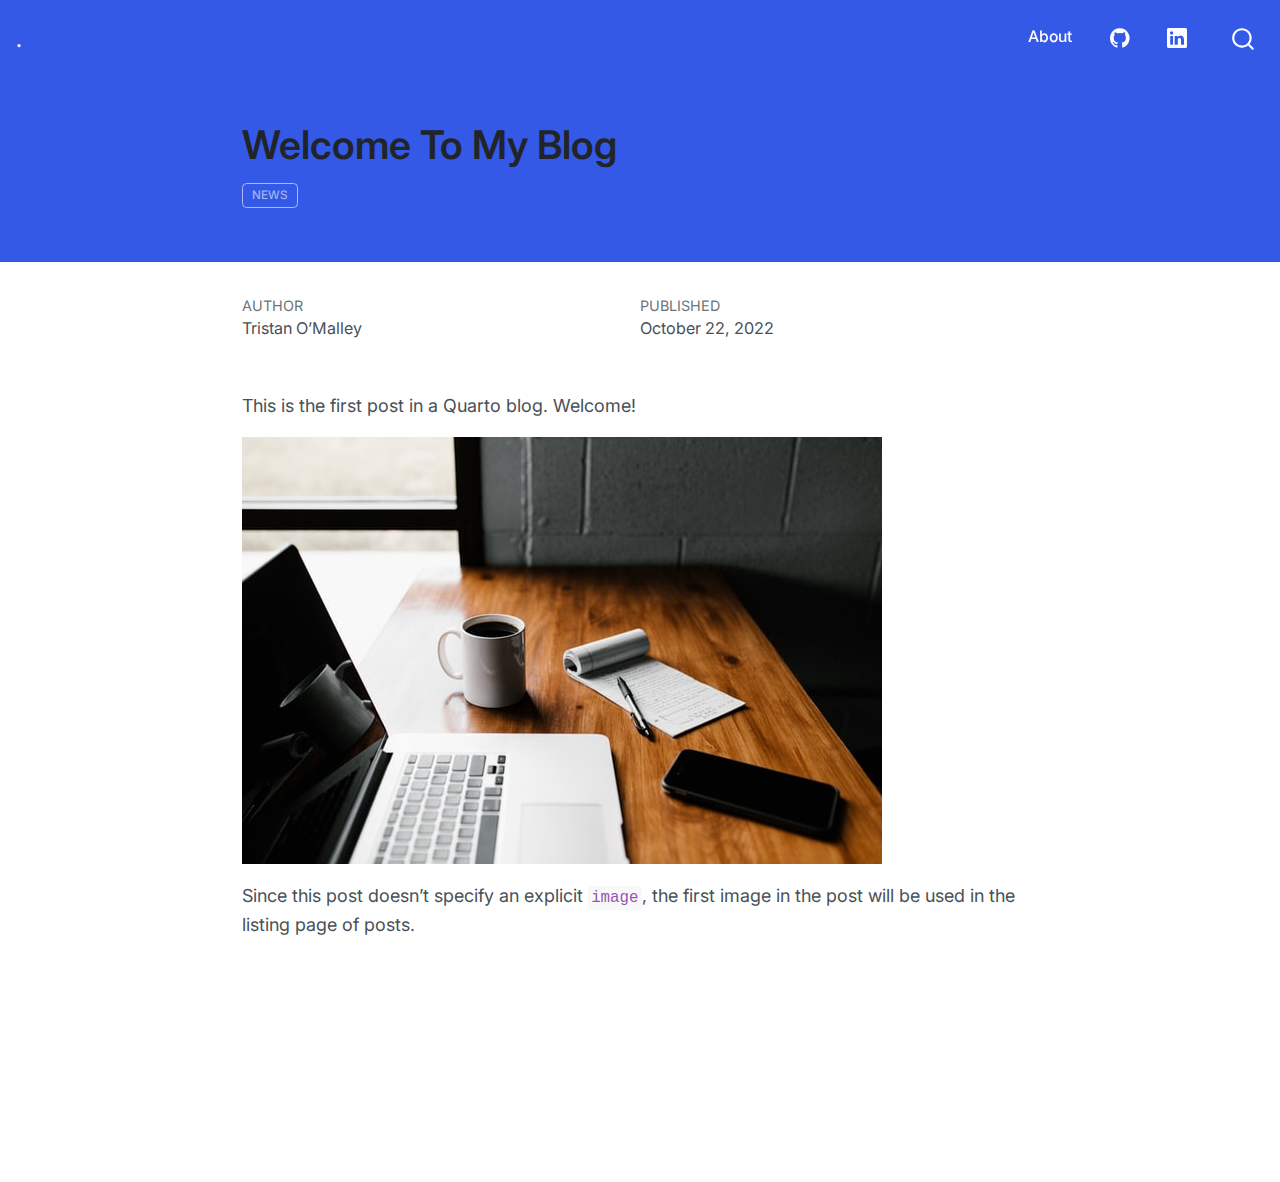
<file: docs/posts/welcome/index.html>
<!DOCTYPE html>
<html xmlns="http://www.w3.org/1999/xhtml" lang="en" xml:lang="en"><head>

<meta charset="utf-8">
<meta name="generator" content="quarto-1.2.242">

<meta name="viewport" content="width=device-width, initial-scale=1.0, user-scalable=yes">

<meta name="author" content="Tristan O’Malley">
<meta name="dcterms.date" content="2022-10-22">

<title>../.. - Welcome To My Blog</title>
<style>
code{white-space: pre-wrap;}
span.smallcaps{font-variant: small-caps;}
div.columns{display: flex; gap: min(4vw, 1.5em);}
div.column{flex: auto; overflow-x: auto;}
div.hanging-indent{margin-left: 1.5em; text-indent: -1.5em;}
ul.task-list{list-style: none;}
ul.task-list li input[type="checkbox"] {
  width: 0.8em;
  margin: 0 0.8em 0.2em -1.6em;
  vertical-align: middle;
}
</style>


<script src="../../site_libs/quarto-nav/quarto-nav.js"></script>
<script src="../../site_libs/quarto-nav/headroom.min.js"></script>
<script src="../../site_libs/clipboard/clipboard.min.js"></script>
<script src="../../site_libs/quarto-search/autocomplete.umd.js"></script>
<script src="../../site_libs/quarto-search/fuse.min.js"></script>
<script src="../../site_libs/quarto-search/quarto-search.js"></script>
<meta name="quarto:offset" content="../../">
<script src="../../site_libs/quarto-html/quarto.js"></script>
<script src="../../site_libs/quarto-html/popper.min.js"></script>
<script src="../../site_libs/quarto-html/tippy.umd.min.js"></script>
<script src="../../site_libs/quarto-html/anchor.min.js"></script>
<link href="../../site_libs/quarto-html/tippy.css" rel="stylesheet">
<link href="../../site_libs/quarto-html/quarto-syntax-highlighting.css" rel="stylesheet" id="quarto-text-highlighting-styles">
<script src="../../site_libs/bootstrap/bootstrap.min.js"></script>
<link href="../../site_libs/bootstrap/bootstrap-icons.css" rel="stylesheet">
<link href="../../site_libs/bootstrap/bootstrap.min.css" rel="stylesheet" id="quarto-bootstrap" data-mode="light">
<script id="quarto-search-options" type="application/json">{
  "location": "navbar",
  "copy-button": false,
  "collapse-after": 3,
  "panel-placement": "end",
  "type": "overlay",
  "limit": 20,
  "language": {
    "search-no-results-text": "No results",
    "search-matching-documents-text": "matching documents",
    "search-copy-link-title": "Copy link to search",
    "search-hide-matches-text": "Hide additional matches",
    "search-more-match-text": "more match in this document",
    "search-more-matches-text": "more matches in this document",
    "search-clear-button-title": "Clear",
    "search-detached-cancel-button-title": "Cancel",
    "search-submit-button-title": "Submit"
  }
}</script>


<link rel="stylesheet" href="../../styles.css">
</head>

<body class="nav-fixed fullcontent">

<div id="quarto-search-results"></div>
  <header id="quarto-header" class="headroom fixed-top">
    <nav class="navbar navbar-expand-lg navbar-dark ">
      <div class="navbar-container container-fluid">
      <div class="navbar-brand-container">
    <a class="navbar-brand" href="../../index.html">
    <span class="navbar-title">.</span>
    </a>
  </div>
          <button class="navbar-toggler" type="button" data-bs-toggle="collapse" data-bs-target="#navbarCollapse" aria-controls="navbarCollapse" aria-expanded="false" aria-label="Toggle navigation" onclick="if (window.quartoToggleHeadroom) { window.quartoToggleHeadroom(); }">
  <span class="navbar-toggler-icon"></span>
</button>
          <div class="collapse navbar-collapse" id="navbarCollapse">
            <ul class="navbar-nav navbar-nav-scroll ms-auto">
  <li class="nav-item">
    <a class="nav-link" href="../../about.html">
 <span class="menu-text">About</span></a>
  </li>  
  <li class="nav-item compact">
    <a class="nav-link" href="https://github.com/jgilbe14"><i class="bi bi-github" role="img">
</i> 
 <span class="menu-text"></span></a>
  </li>  
  <li class="nav-item compact">
    <a class="nav-link" href="https://www.linkedin.com/in/josiah-gilbert/"><i class="bi bi-linkedin" role="img">
</i> 
 <span class="menu-text"></span></a>
  </li>  
</ul>
              <div id="quarto-search" class="" title="Search"></div>
          </div> <!-- /navcollapse -->
      </div> <!-- /container-fluid -->
    </nav>
</header>
<!-- content -->
<header id="title-block-header" class="quarto-title-block default page-columns page-full">
  <div class="quarto-title-banner page-columns page-full">
    <div class="quarto-title column-body">
      <h1 class="title">Welcome To My Blog</h1>
                                <div class="quarto-categories">
                <div class="quarto-category">news</div>
              </div>
                  </div>
  </div>
    
  
  <div class="quarto-title-meta">

      <div>
      <div class="quarto-title-meta-heading">Author</div>
      <div class="quarto-title-meta-contents">
               <p>Tristan O’Malley </p>
            </div>
    </div>
      
      <div>
      <div class="quarto-title-meta-heading">Published</div>
      <div class="quarto-title-meta-contents">
        <p class="date">October 22, 2022</p>
      </div>
    </div>
    
      
    </div>
    
  
  </header><div id="quarto-content" class="quarto-container page-columns page-rows-contents page-layout-article page-navbar">
<!-- sidebar -->
<!-- margin-sidebar -->
    
<!-- main -->
<main class="content quarto-banner-title-block" id="quarto-document-content">




<p>This is the first post in a Quarto blog. Welcome!</p>
<p><img src="thumbnail.jpg" class="img-fluid"></p>
<p>Since this post doesn’t specify an explicit <code>image</code>, the first image in the post will be used in the listing page of posts.</p>



</main> <!-- /main -->
<script id="quarto-html-after-body" type="application/javascript">
window.document.addEventListener("DOMContentLoaded", function (event) {
  const toggleBodyColorMode = (bsSheetEl) => {
    const mode = bsSheetEl.getAttribute("data-mode");
    const bodyEl = window.document.querySelector("body");
    if (mode === "dark") {
      bodyEl.classList.add("quarto-dark");
      bodyEl.classList.remove("quarto-light");
    } else {
      bodyEl.classList.add("quarto-light");
      bodyEl.classList.remove("quarto-dark");
    }
  }
  const toggleBodyColorPrimary = () => {
    const bsSheetEl = window.document.querySelector("link#quarto-bootstrap");
    if (bsSheetEl) {
      toggleBodyColorMode(bsSheetEl);
    }
  }
  toggleBodyColorPrimary();  
  const icon = "";
  const anchorJS = new window.AnchorJS();
  anchorJS.options = {
    placement: 'right',
    icon: icon
  };
  anchorJS.add('.anchored');
  const clipboard = new window.ClipboardJS('.code-copy-button', {
    target: function(trigger) {
      return trigger.previousElementSibling;
    }
  });
  clipboard.on('success', function(e) {
    // button target
    const button = e.trigger;
    // don't keep focus
    button.blur();
    // flash "checked"
    button.classList.add('code-copy-button-checked');
    var currentTitle = button.getAttribute("title");
    button.setAttribute("title", "Copied!");
    let tooltip;
    if (window.bootstrap) {
      button.setAttribute("data-bs-toggle", "tooltip");
      button.setAttribute("data-bs-placement", "left");
      button.setAttribute("data-bs-title", "Copied!");
      tooltip = new bootstrap.Tooltip(button, 
        { trigger: "manual", 
          customClass: "code-copy-button-tooltip",
          offset: [0, -8]});
      tooltip.show();    
    }
    setTimeout(function() {
      if (tooltip) {
        tooltip.hide();
        button.removeAttribute("data-bs-title");
        button.removeAttribute("data-bs-toggle");
        button.removeAttribute("data-bs-placement");
      }
      button.setAttribute("title", currentTitle);
      button.classList.remove('code-copy-button-checked');
    }, 1000);
    // clear code selection
    e.clearSelection();
  });
  function tippyHover(el, contentFn) {
    const config = {
      allowHTML: true,
      content: contentFn,
      maxWidth: 500,
      delay: 100,
      arrow: false,
      appendTo: function(el) {
          return el.parentElement;
      },
      interactive: true,
      interactiveBorder: 10,
      theme: 'quarto',
      placement: 'bottom-start'
    };
    window.tippy(el, config); 
  }
  const noterefs = window.document.querySelectorAll('a[role="doc-noteref"]');
  for (var i=0; i<noterefs.length; i++) {
    const ref = noterefs[i];
    tippyHover(ref, function() {
      // use id or data attribute instead here
      let href = ref.getAttribute('data-footnote-href') || ref.getAttribute('href');
      try { href = new URL(href).hash; } catch {}
      const id = href.replace(/^#\/?/, "");
      const note = window.document.getElementById(id);
      return note.innerHTML;
    });
  }
  const findCites = (el) => {
    const parentEl = el.parentElement;
    if (parentEl) {
      const cites = parentEl.dataset.cites;
      if (cites) {
        return {
          el,
          cites: cites.split(' ')
        };
      } else {
        return findCites(el.parentElement)
      }
    } else {
      return undefined;
    }
  };
  var bibliorefs = window.document.querySelectorAll('a[role="doc-biblioref"]');
  for (var i=0; i<bibliorefs.length; i++) {
    const ref = bibliorefs[i];
    const citeInfo = findCites(ref);
    if (citeInfo) {
      tippyHover(citeInfo.el, function() {
        var popup = window.document.createElement('div');
        citeInfo.cites.forEach(function(cite) {
          var citeDiv = window.document.createElement('div');
          citeDiv.classList.add('hanging-indent');
          citeDiv.classList.add('csl-entry');
          var biblioDiv = window.document.getElementById('ref-' + cite);
          if (biblioDiv) {
            citeDiv.innerHTML = biblioDiv.innerHTML;
          }
          popup.appendChild(citeDiv);
        });
        return popup.innerHTML;
      });
    }
  }
});
</script>
</div> <!-- /content -->



</body></html>
</file>
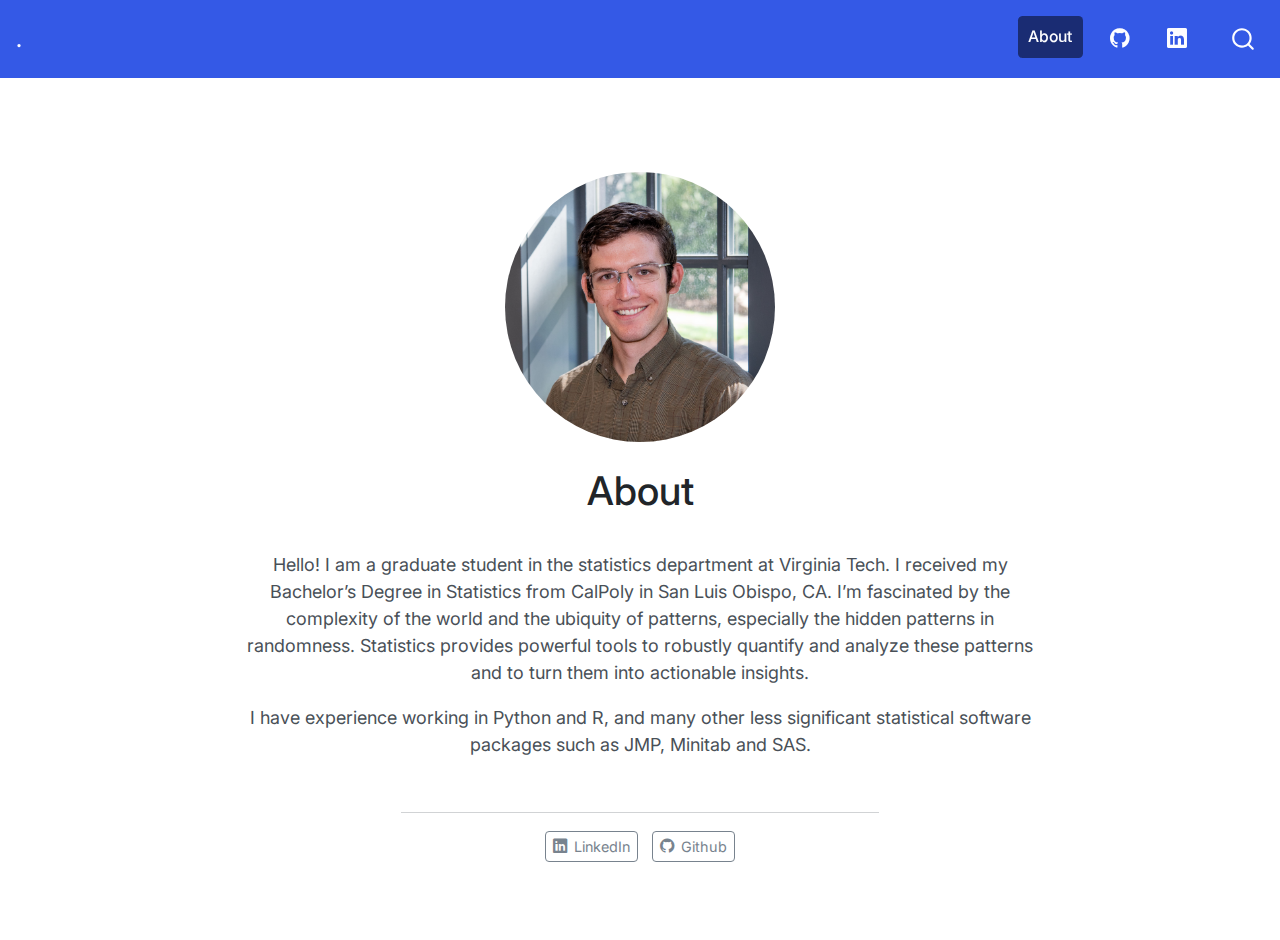
<file: docs/about.html>
<!DOCTYPE html>
<html xmlns="http://www.w3.org/1999/xhtml" lang="en" xml:lang="en"><head>

<meta charset="utf-8">
<meta name="generator" content="quarto-1.2.242">

<meta name="viewport" content="width=device-width, initial-scale=1.0, user-scalable=yes">


<title>. - About</title>
<style>
code{white-space: pre-wrap;}
span.smallcaps{font-variant: small-caps;}
div.columns{display: flex; gap: min(4vw, 1.5em);}
div.column{flex: auto; overflow-x: auto;}
div.hanging-indent{margin-left: 1.5em; text-indent: -1.5em;}
ul.task-list{list-style: none;}
ul.task-list li input[type="checkbox"] {
  width: 0.8em;
  margin: 0 0.8em 0.2em -1.6em;
  vertical-align: middle;
}
</style>


<script src="site_libs/quarto-nav/quarto-nav.js"></script>
<script src="site_libs/quarto-nav/headroom.min.js"></script>
<script src="site_libs/clipboard/clipboard.min.js"></script>
<script src="site_libs/quarto-search/autocomplete.umd.js"></script>
<script src="site_libs/quarto-search/fuse.min.js"></script>
<script src="site_libs/quarto-search/quarto-search.js"></script>
<meta name="quarto:offset" content="./">
<script src="site_libs/quarto-html/quarto.js"></script>
<script src="site_libs/quarto-html/popper.min.js"></script>
<script src="site_libs/quarto-html/tippy.umd.min.js"></script>
<link href="site_libs/quarto-html/tippy.css" rel="stylesheet">
<link href="site_libs/quarto-html/quarto-syntax-highlighting.css" rel="stylesheet" id="quarto-text-highlighting-styles">
<script src="site_libs/bootstrap/bootstrap.min.js"></script>
<link href="site_libs/bootstrap/bootstrap-icons.css" rel="stylesheet">
<link href="site_libs/bootstrap/bootstrap.min.css" rel="stylesheet" id="quarto-bootstrap" data-mode="light">
<script id="quarto-search-options" type="application/json">{
  "location": "navbar",
  "copy-button": false,
  "collapse-after": 3,
  "panel-placement": "end",
  "type": "overlay",
  "limit": 20,
  "language": {
    "search-no-results-text": "No results",
    "search-matching-documents-text": "matching documents",
    "search-copy-link-title": "Copy link to search",
    "search-hide-matches-text": "Hide additional matches",
    "search-more-match-text": "more match in this document",
    "search-more-matches-text": "more matches in this document",
    "search-clear-button-title": "Clear",
    "search-detached-cancel-button-title": "Cancel",
    "search-submit-button-title": "Submit"
  }
}</script>


<link rel="stylesheet" href="styles.css">
</head>

<body class="nav-fixed fullcontent">

<div id="quarto-search-results"></div>
  <header id="quarto-header" class="headroom fixed-top">
    <nav class="navbar navbar-expand-lg navbar-dark ">
      <div class="navbar-container container-fluid">
      <div class="navbar-brand-container">
    <a class="navbar-brand" href="./index.html">
    <span class="navbar-title">.</span>
    </a>
  </div>
          <button class="navbar-toggler" type="button" data-bs-toggle="collapse" data-bs-target="#navbarCollapse" aria-controls="navbarCollapse" aria-expanded="false" aria-label="Toggle navigation" onclick="if (window.quartoToggleHeadroom) { window.quartoToggleHeadroom(); }">
  <span class="navbar-toggler-icon"></span>
</button>
          <div class="collapse navbar-collapse" id="navbarCollapse">
            <ul class="navbar-nav navbar-nav-scroll ms-auto">
  <li class="nav-item">
    <a class="nav-link active" href="./about.html" aria-current="page">
 <span class="menu-text">About</span></a>
  </li>  
  <li class="nav-item compact">
    <a class="nav-link" href="https://github.com/jgilbe14"><i class="bi bi-github" role="img">
</i> 
 <span class="menu-text"></span></a>
  </li>  
  <li class="nav-item compact">
    <a class="nav-link" href="https://www.linkedin.com/in/josiah-gilbert/"><i class="bi bi-linkedin" role="img">
</i> 
 <span class="menu-text"></span></a>
  </li>  
</ul>
              <div id="quarto-search" class="" title="Search"></div>
          </div> <!-- /navcollapse -->
      </div> <!-- /container-fluid -->
    </nav>
</header>
<!-- content -->
<div id="quarto-content" class="quarto-container page-columns page-rows-contents page-layout-article page-navbar">
<!-- sidebar -->
<!-- margin-sidebar -->
    
<!-- main -->
<div class="quarto-about-jolla">
  <img src="COS22FS1-5623_crop.jpg" class="about-image
  round " style="height: 15em; width: 15em;">
 <header id="title-block-header" class="quarto-title-block default">
<div class="quarto-title">
<h1 class="title">About</h1>
</div>
<div class="quarto-title-meta">
  </div>
</header><main class="content" id="quarto-document-content">
<p>Hello! I am a graduate student in the statistics department at Virginia Tech. I received my Bachelor’s Degree in Statistics from CalPoly in San Luis Obispo, CA. I’m fascinated by the complexity of the world and the ubiquity of patterns, especially the hidden patterns in randomness. Statistics provides powerful tools to robustly quantify and analyze these patterns and to turn them into actionable insights.</p>
<p>I have experience working in Python and R, and many other less significant statistical software packages such as JMP, Minitab and SAS.</p>


</main> 
  <hr class="about-sep">
   <div class="about-links">
  <a href="https://www.linkedin.com/in/josiah-gilbert/" class="about-link">
    <i class="bi bi-linkedin"></i>
     <span class="about-link-text">LinkedIn</span>
  </a>
  <a href="https://github.com/jgilbe14" class="about-link">
    <i class="bi bi-github"></i>
     <span class="about-link-text">Github</span>
  </a>
</div>
</div>
 <!-- /main -->
<script id="quarto-html-after-body" type="application/javascript">
window.document.addEventListener("DOMContentLoaded", function (event) {
  const toggleBodyColorMode = (bsSheetEl) => {
    const mode = bsSheetEl.getAttribute("data-mode");
    const bodyEl = window.document.querySelector("body");
    if (mode === "dark") {
      bodyEl.classList.add("quarto-dark");
      bodyEl.classList.remove("quarto-light");
    } else {
      bodyEl.classList.add("quarto-light");
      bodyEl.classList.remove("quarto-dark");
    }
  }
  const toggleBodyColorPrimary = () => {
    const bsSheetEl = window.document.querySelector("link#quarto-bootstrap");
    if (bsSheetEl) {
      toggleBodyColorMode(bsSheetEl);
    }
  }
  toggleBodyColorPrimary();  
  const clipboard = new window.ClipboardJS('.code-copy-button', {
    target: function(trigger) {
      return trigger.previousElementSibling;
    }
  });
  clipboard.on('success', function(e) {
    // button target
    const button = e.trigger;
    // don't keep focus
    button.blur();
    // flash "checked"
    button.classList.add('code-copy-button-checked');
    var currentTitle = button.getAttribute("title");
    button.setAttribute("title", "Copied!");
    let tooltip;
    if (window.bootstrap) {
      button.setAttribute("data-bs-toggle", "tooltip");
      button.setAttribute("data-bs-placement", "left");
      button.setAttribute("data-bs-title", "Copied!");
      tooltip = new bootstrap.Tooltip(button, 
        { trigger: "manual", 
          customClass: "code-copy-button-tooltip",
          offset: [0, -8]});
      tooltip.show();    
    }
    setTimeout(function() {
      if (tooltip) {
        tooltip.hide();
        button.removeAttribute("data-bs-title");
        button.removeAttribute("data-bs-toggle");
        button.removeAttribute("data-bs-placement");
      }
      button.setAttribute("title", currentTitle);
      button.classList.remove('code-copy-button-checked');
    }, 1000);
    // clear code selection
    e.clearSelection();
  });
  function tippyHover(el, contentFn) {
    const config = {
      allowHTML: true,
      content: contentFn,
      maxWidth: 500,
      delay: 100,
      arrow: false,
      appendTo: function(el) {
          return el.parentElement;
      },
      interactive: true,
      interactiveBorder: 10,
      theme: 'quarto',
      placement: 'bottom-start'
    };
    window.tippy(el, config); 
  }
  const noterefs = window.document.querySelectorAll('a[role="doc-noteref"]');
  for (var i=0; i<noterefs.length; i++) {
    const ref = noterefs[i];
    tippyHover(ref, function() {
      // use id or data attribute instead here
      let href = ref.getAttribute('data-footnote-href') || ref.getAttribute('href');
      try { href = new URL(href).hash; } catch {}
      const id = href.replace(/^#\/?/, "");
      const note = window.document.getElementById(id);
      return note.innerHTML;
    });
  }
  const findCites = (el) => {
    const parentEl = el.parentElement;
    if (parentEl) {
      const cites = parentEl.dataset.cites;
      if (cites) {
        return {
          el,
          cites: cites.split(' ')
        };
      } else {
        return findCites(el.parentElement)
      }
    } else {
      return undefined;
    }
  };
  var bibliorefs = window.document.querySelectorAll('a[role="doc-biblioref"]');
  for (var i=0; i<bibliorefs.length; i++) {
    const ref = bibliorefs[i];
    const citeInfo = findCites(ref);
    if (citeInfo) {
      tippyHover(citeInfo.el, function() {
        var popup = window.document.createElement('div');
        citeInfo.cites.forEach(function(cite) {
          var citeDiv = window.document.createElement('div');
          citeDiv.classList.add('hanging-indent');
          citeDiv.classList.add('csl-entry');
          var biblioDiv = window.document.getElementById('ref-' + cite);
          if (biblioDiv) {
            citeDiv.innerHTML = biblioDiv.innerHTML;
          }
          popup.appendChild(citeDiv);
        });
        return popup.innerHTML;
      });
    }
  }
});
</script>
</div> <!-- /content -->



</body></html>
</file>
<file: docs/site_libs/quarto-html/tippy.css>
.tippy-box[data-animation=fade][data-state=hidden]{opacity:0}[data-tippy-root]{max-width:calc(100vw - 10px)}.tippy-box{position:relative;background-color:#333;color:#fff;border-radius:4px;font-size:14px;line-height:1.4;white-space:normal;outline:0;transition-property:transform,visibility,opacity}.tippy-box[data-placement^=top]>.tippy-arrow{bottom:0}.tippy-box[data-placement^=top]>.tippy-arrow:before{bottom:-7px;left:0;border-width:8px 8px 0;border-top-color:initial;transform-origin:center top}.tippy-box[data-placement^=bottom]>.tippy-arrow{top:0}.tippy-box[data-placement^=bottom]>.tippy-arrow:before{top:-7px;left:0;border-width:0 8px 8px;border-bottom-color:initial;transform-origin:center bottom}.tippy-box[data-placement^=left]>.tippy-arrow{right:0}.tippy-box[data-placement^=left]>.tippy-arrow:before{border-width:8px 0 8px 8px;border-left-color:initial;right:-7px;transform-origin:center left}.tippy-box[data-placement^=right]>.tippy-arrow{left:0}.tippy-box[data-placement^=right]>.tippy-arrow:before{left:-7px;border-width:8px 8px 8px 0;border-right-color:initial;transform-origin:center right}.tippy-box[data-inertia][data-state=visible]{transition-timing-function:cubic-bezier(.54,1.5,.38,1.11)}.tippy-arrow{width:16px;height:16px;color:#333}.tippy-arrow:before{content:"";position:absolute;border-color:transparent;border-style:solid}.tippy-content{position:relative;padding:5px 9px;z-index:1}
</file>
<file: docs/site_libs/quarto-html/quarto-syntax-highlighting.css>
/* quarto syntax highlight colors */
:root {
  --quarto-hl-ot-color: #003B4F;
  --quarto-hl-at-color: #657422;
  --quarto-hl-ss-color: #20794D;
  --quarto-hl-an-color: #5E5E5E;
  --quarto-hl-fu-color: #4758AB;
  --quarto-hl-st-color: #20794D;
  --quarto-hl-cf-color: #003B4F;
  --quarto-hl-op-color: #5E5E5E;
  --quarto-hl-er-color: #AD0000;
  --quarto-hl-bn-color: #AD0000;
  --quarto-hl-al-color: #AD0000;
  --quarto-hl-va-color: #111111;
  --quarto-hl-bu-color: inherit;
  --quarto-hl-ex-color: inherit;
  --quarto-hl-pp-color: #AD0000;
  --quarto-hl-in-color: #5E5E5E;
  --quarto-hl-vs-color: #20794D;
  --quarto-hl-wa-color: #5E5E5E;
  --quarto-hl-do-color: #5E5E5E;
  --quarto-hl-im-color: #00769E;
  --quarto-hl-ch-color: #20794D;
  --quarto-hl-dt-color: #AD0000;
  --quarto-hl-fl-color: #AD0000;
  --quarto-hl-co-color: #5E5E5E;
  --quarto-hl-cv-color: #5E5E5E;
  --quarto-hl-cn-color: #8f5902;
  --quarto-hl-sc-color: #5E5E5E;
  --quarto-hl-dv-color: #AD0000;
  --quarto-hl-kw-color: #003B4F;
}

/* other quarto variables */
:root {
  --quarto-font-monospace: SFMono-Regular, Menlo, Monaco, Consolas, "Liberation Mono", "Courier New", monospace;
}

pre > code.sourceCode > span {
  color: #003B4F;
}

code span {
  color: #003B4F;
}

code.sourceCode > span {
  color: #003B4F;
}

div.sourceCode,
div.sourceCode pre.sourceCode {
  color: #003B4F;
}

code span.ot {
  color: #003B4F;
}

code span.at {
  color: #657422;
}

code span.ss {
  color: #20794D;
}

code span.an {
  color: #5E5E5E;
}

code span.fu {
  color: #4758AB;
}

code span.st {
  color: #20794D;
}

code span.cf {
  color: #003B4F;
}

code span.op {
  color: #5E5E5E;
}

code span.er {
  color: #AD0000;
}

code span.bn {
  color: #AD0000;
}

code span.al {
  color: #AD0000;
}

code span.va {
  color: #111111;
}

code span.pp {
  color: #AD0000;
}

code span.in {
  color: #5E5E5E;
}

code span.vs {
  color: #20794D;
}

code span.wa {
  color: #5E5E5E;
  font-style: italic;
}

code span.do {
  color: #5E5E5E;
  font-style: italic;
}

code span.im {
  color: #00769E;
}

code span.ch {
  color: #20794D;
}

code span.dt {
  color: #AD0000;
}

code span.fl {
  color: #AD0000;
}

code span.co {
  color: #5E5E5E;
}

code span.cv {
  color: #5E5E5E;
  font-style: italic;
}

code span.cn {
  color: #8f5902;
}

code span.sc {
  color: #5E5E5E;
}

code span.dv {
  color: #AD0000;
}

code span.kw {
  color: #003B4F;
}

.prevent-inlining {
  content: "</";
}

/*# sourceMappingURL=debc5d5d77c3f9108843748ff7464032.css.map */
</file>
<file: docs/styles.css>
/* css styles */
</file>
